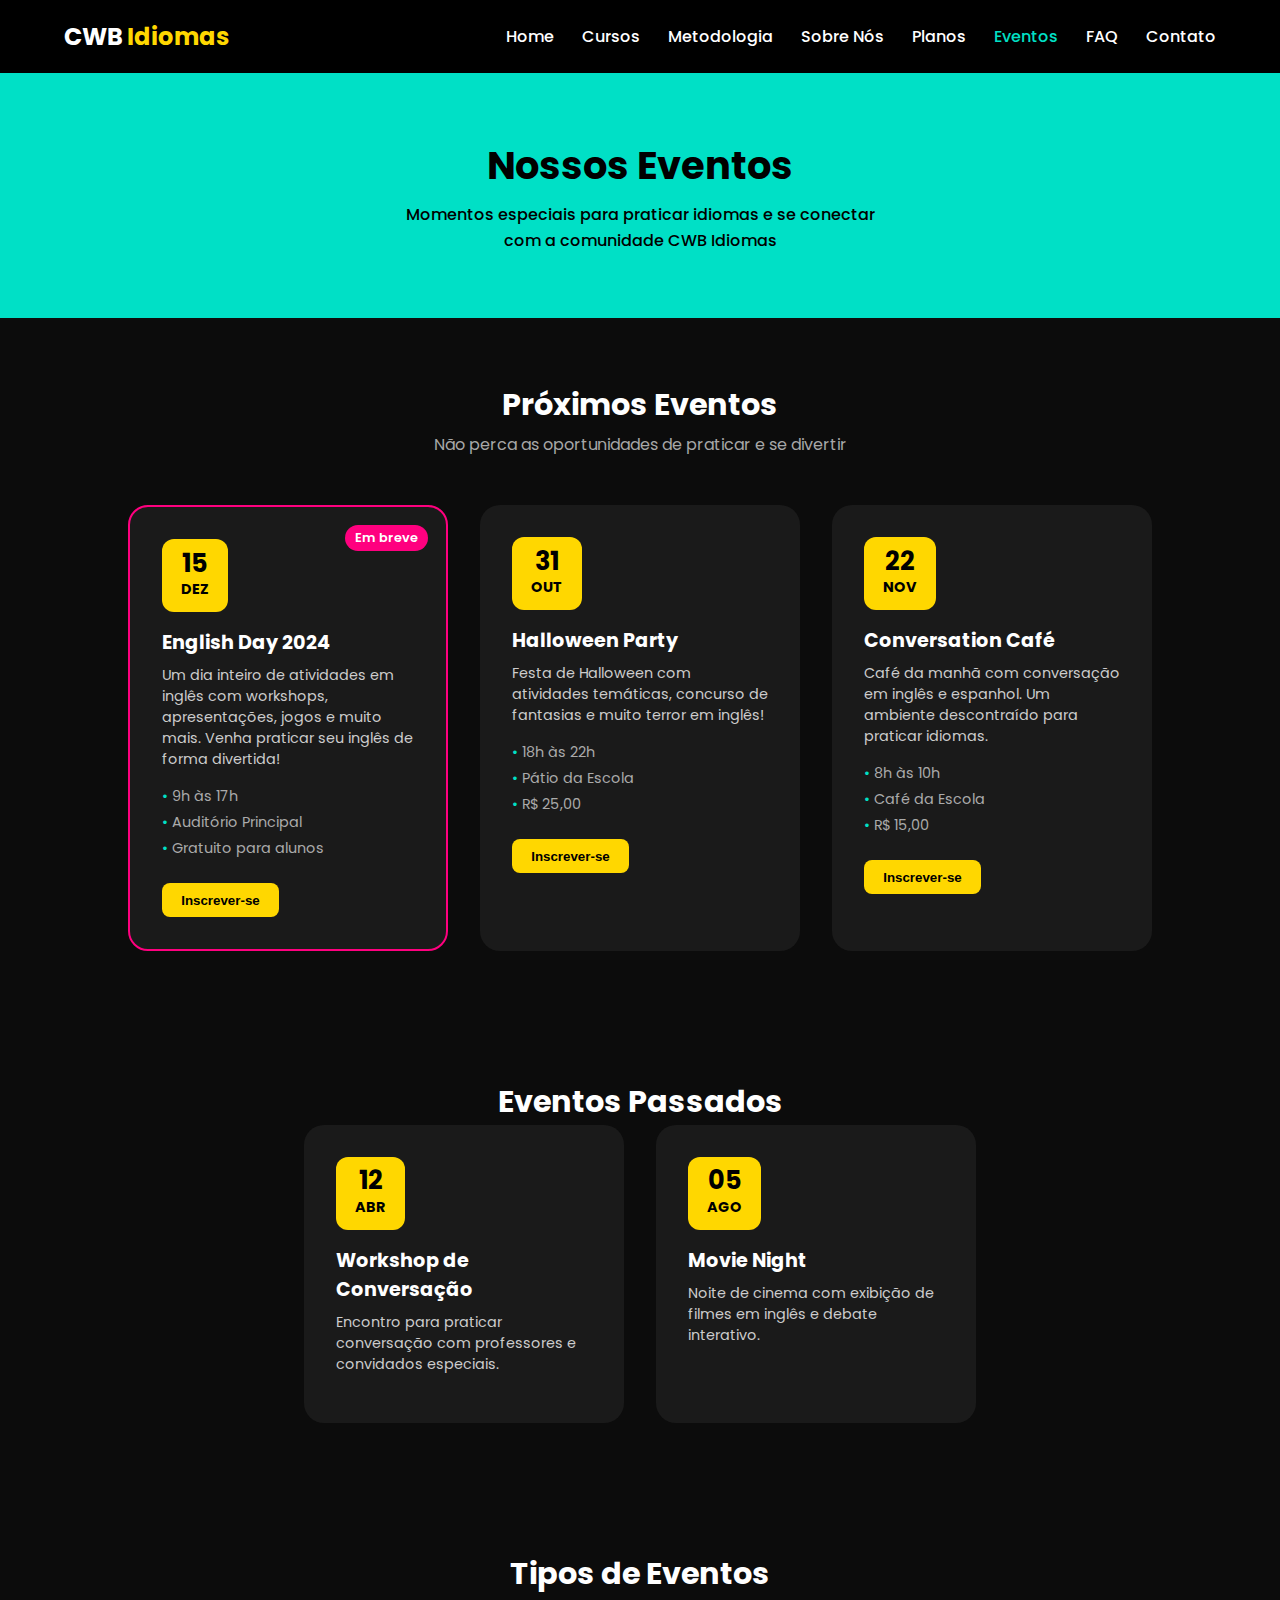
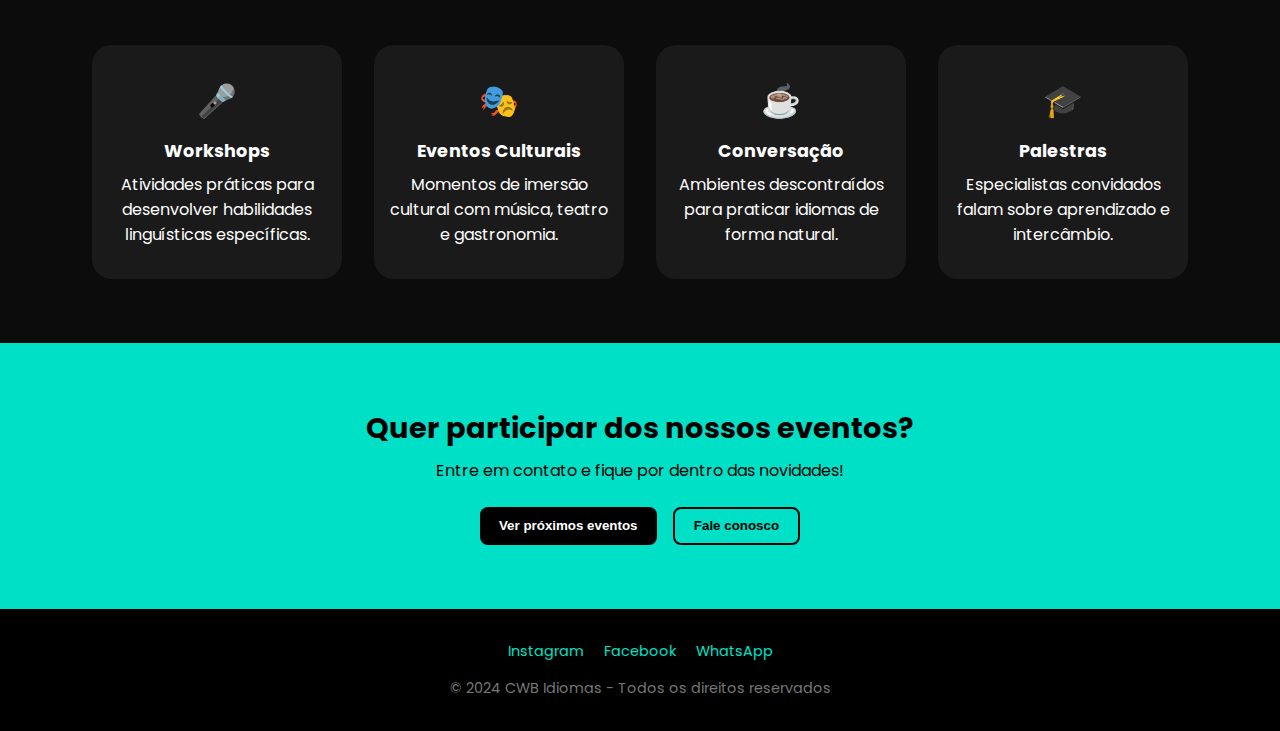
<file: eventos.html>
<!DOCTYPE html>
<html lang="pt-BR">
<head>
  <meta charset="UTF-8">
  <meta name="viewport" content="width=device-width, initial-scale=1.0">
  <title>Eventos | CWB Idiomas</title>
  <link rel="stylesheet" href="css/eventos.css">
  <link href="https://fonts.googleapis.com/css2?family=Poppins:wght@400;500;600;700&display=swap" rel="stylesheet">
</head>
<body>
  <header class="header">
    <div class="container">
      <div class="logo">CWB <span>Idiomas</span></div>
      <nav class="nav">
        <a href="#">Home</a>
        <a href="#">Cursos</a>
        <a href="#">Metodologia</a>
        <a href="#">Sobre Nós</a>
        <a href="#">Planos</a>
        <a href="#" class="active">Eventos</a>
        <a href="#">FAQ</a>
        <a href="#">Contato</a>
      </nav>
    </div>
  </header>

  <section class="hero">
    <h1>Nossos Eventos</h1>
    <p>Momentos especiais para praticar idiomas e se conectar<br>com a comunidade CWB Idiomas</p>
  </section>

  <section class="eventos">
    <h2>Próximos Eventos</h2>
    <p>Não perca as oportunidades de praticar e se divertir</p>

    <div class="cards">
      <div class="card destaque">
        <div class="badge">Em breve</div>
        <div class="date"><span class="day">15</span><span class="month">DEZ</span></div>
        <h3>English Day 2024</h3>
        <p>Um dia inteiro de atividades em inglês com workshops, apresentações, jogos e muito mais. Venha praticar seu inglês de forma divertida!</p>
        <ul>
          <li>9h às 17h</li>
          <li>Auditório Principal</li>
          <li>Gratuito para alunos</li>
        </ul>
        <button>Inscrever-se</button>
      </div>

      <div class="card">
        <div class="date"><span class="day">31</span><span class="month">OUT</span></div>
        <h3>Halloween Party</h3>
        <p>Festa de Halloween com atividades temáticas, concurso de fantasias e muito terror em inglês!</p>
        <ul>
          <li>18h às 22h</li>
          <li>Pátio da Escola</li>
          <li>R$ 25,00</li>
        </ul>
        <button>Inscrever-se</button>
      </div>

      <div class="card">
        <div class="date"><span class="day">22</span><span class="month">NOV</span></div>
        <h3>Conversation Café</h3>
        <p>Café da manhã com conversação em inglês e espanhol. Um ambiente descontraído para praticar idiomas.</p>
        <ul>
          <li>8h às 10h</li>
          <li>Café da Escola</li>
          <li>R$ 15,00</li>
        </ul>
        <button>Inscrever-se</button>
      </div>
    </div>
  </section>

  <section class="eventos-passados">
    <h2>Eventos Passados</h2>
    <div class="cards">
      <div class="card">
        <div class="date"><span class="day">12</span><span class="month">ABR</span></div>
        <h3>Workshop de Conversação</h3>
        <p>Encontro para praticar conversação com professores e convidados especiais.</p>
      </div>

      <div class="card">
        <div class="date"><span class="day">05</span><span class="month">AGO</span></div>
        <h3>Movie Night</h3>
        <p>Noite de cinema com exibição de filmes em inglês e debate interativo.</p>
      </div>
    </div>
  </section>

  <section class="tipos-eventos">
    <h2>Tipos de Eventos</h2>
    <div class="tipos-cards">
      <div class="tipo-card">
        <div class="icon">🎤</div>
        <h3>Workshops</h3>
        <p>Atividades práticas para desenvolver habilidades linguísticas específicas.</p>
      </div>

      <div class="tipo-card">
        <div class="icon">🎭</div>
        <h3>Eventos Culturais</h3>
        <p>Momentos de imersão cultural com música, teatro e gastronomia.</p>
      </div>

      <div class="tipo-card">
        <div class="icon">☕</div>
        <h3>Conversação</h3>
        <p>Ambientes descontraídos para praticar idiomas de forma natural.</p>
      </div>

      <div class="tipo-card">
        <div class="icon">🎓</div>
        <h3>Palestras</h3>
        <p>Especialistas convidados falam sobre aprendizado e intercâmbio.</p>
      </div>
    </div>
  </section>

  <section class="participar">
    <h2>Quer participar dos nossos eventos?</h2>
    <p>Entre em contato e fique por dentro das novidades!</p>
    <div class="botoes">
      <button class="botao-primario">Ver próximos eventos</button>
      <button class="botao-secundario">Fale conosco</button>
    </div>
  </section>

  <footer class="footer">
    <div class="container">
      <div class="social">
        <a href="#">Instagram</a>
        <a href="#">Facebook</a>
        <a href="#">WhatsApp</a>
      </div>
      <div class="contato">
        <p>© 2024 CWB Idiomas - Todos os direitos reservados</p>
      </div>
    </div>
  </footer>
</body>
</html>
</file>
<file: css/eventos.css>
* {
  margin: 0;
  padding: 0;
  box-sizing: border-box;
}

body {
  background: #0c0c0c;
  color: #fff;
  font-family: 'Poppins', sans-serif;
}

.header {
  background: #000;
  padding: 1.2rem 0;
}

.header .container {
  width: 90%;
  max-width: 1200px;
  margin: 0 auto;
  display: flex;
  justify-content: space-between;
  align-items: center;
}

.logo {
  font-size: 1.5rem;
  font-weight: 700;
}

.logo span {
  color: #ffd700;
}

.nav a {
  color: #fff;
  text-decoration: none;
  margin-left: 1.5rem;
  font-weight: 500;
  transition: 0.3s;
}

.nav a:hover,
.nav a.active {
  color: #00e0c6;
}

.hero {
  background: #00e0c6;
  text-align: center;
  padding: 4rem 1rem;
  color: #000;
}

.hero h1 {
  font-size: 2.4rem;
  font-weight: 700;
}

.hero p {
  font-weight: 500;
  margin-top: 0.5rem;
  line-height: 1.6;
}

.eventos, .eventos-passados, .tipos-eventos {
  text-align: center;
  padding: 4rem 1rem;
}

.eventos h2, .eventos-passados h2, .tipos-eventos h2 {
  font-size: 1.9rem;
  font-weight: 700;
}

.eventos p {
  color: #a7a7a7;
  margin-top: 0.3rem;
  margin-bottom: 3rem;
}

.cards {
  display: flex;
  justify-content: center;
  gap: 2rem;
  flex-wrap: wrap;
  width: 90%;
  max-width: 1200px;
  margin: 0 auto;
}

.card {
  background: #1a1a1a;
  border-radius: 20px;
  width: 320px;
  padding: 2rem;
  text-align: left;
  position: relative;
  transition: transform 0.3s;
}

.card:hover {
  transform: translateY(-5px);
}

.card.destaque {
  border: 2px solid #ff007f;
}

.badge {
  position: absolute;
  top: 18px;
  right: 18px;
  background: #ff007f;
  color: #fff;
  font-size: 0.8rem;
  padding: 4px 10px;
  border-radius: 20px;
  font-weight: 600;
}

.date {
  background: #ffd700;
  display: inline-block;
  text-align: center;
  padding: 0.7rem 1.2rem;
  border-radius: 12px;
  color: #000;
  font-weight: 700;
  margin-bottom: 1rem;
}

.date .day {
  display: block;
  font-size: 1.6rem;
  line-height: 1;
}

.date .month {
  font-size: 0.9rem;
}

.card h3 {
  font-size: 1.2rem;
  margin-bottom: 0.5rem;
}

.card p {
  font-size: 0.9rem;
  color: #ccc;
  margin-bottom: 1rem;
}

.card ul {
  list-style: none;
  font-size: 0.9rem;
  color: #aaa;
  margin-bottom: 1.5rem;
}

.card ul li {
  margin-bottom: 0.3rem;
}

.card ul li::before {
  content: "• ";
  color: #00e0c6;
}

button {
  background: #ffd700;
  border: none;
  color: #000;
  font-weight: 700;
  padding: 0.6rem 1.2rem;
  border-radius: 8px;
  cursor: pointer;
  transition: 0.3s;
}

button:hover {
  background: #ff007f;
  color: #fff;
}

.tipos-cards {
  display: flex;
  justify-content: center;
  flex-wrap: wrap;
  gap: 2rem;
  margin-top: 3rem;
}

.tipo-card {
  background: #1a1a1a;
  border-radius: 20px;
  width: 250px;
  padding: 2rem 1rem;
  text-align: center;
}

.tipo-card .icon {
  font-size: 2rem;
  margin-bottom: 0.8rem;
}

.tipo-card h3 {
  font-size: 1.1rem;
  margin-bottom: 0.5rem;
}

.participar {
  background: #00e0c6;
  color: #000;
  text-align: center;
  padding: 4rem 1rem;
}

.participar h2 {
  font-size: 1.8rem;
  font-weight: 700;
}

.participar p {
  margin-top: 0.5rem;
}

.botoes {
  margin-top: 1.5rem;
  display: flex;
  justify-content: center;
  gap: 1rem;
}

.botao-primario {
  background: #000;
  color: #fff;
}

.botao-secundario {
  background: transparent;
  border: 2px solid #000;
  color: #000;
}

.footer {
  background: #000;
  text-align: center;
  padding: 2rem 1rem;
  font-size: 0.9rem;
}

.footer .social a {
  color: #00e0c6;
  margin: 0 0.5rem;
  text-decoration: none;
}

.footer .contato {
  margin-top: 1rem;
  color: #777;
}

@media (max-width: 768px) {
  .nav {
    display: none;
  }
  .cards, .tipos-cards {
    flex-direction: column;
    align-items: center;
  }
  .card, .tipo-card {
    width: 90%;
  }
  .botoes {
    flex-direction: column;
  }
}
</file>
